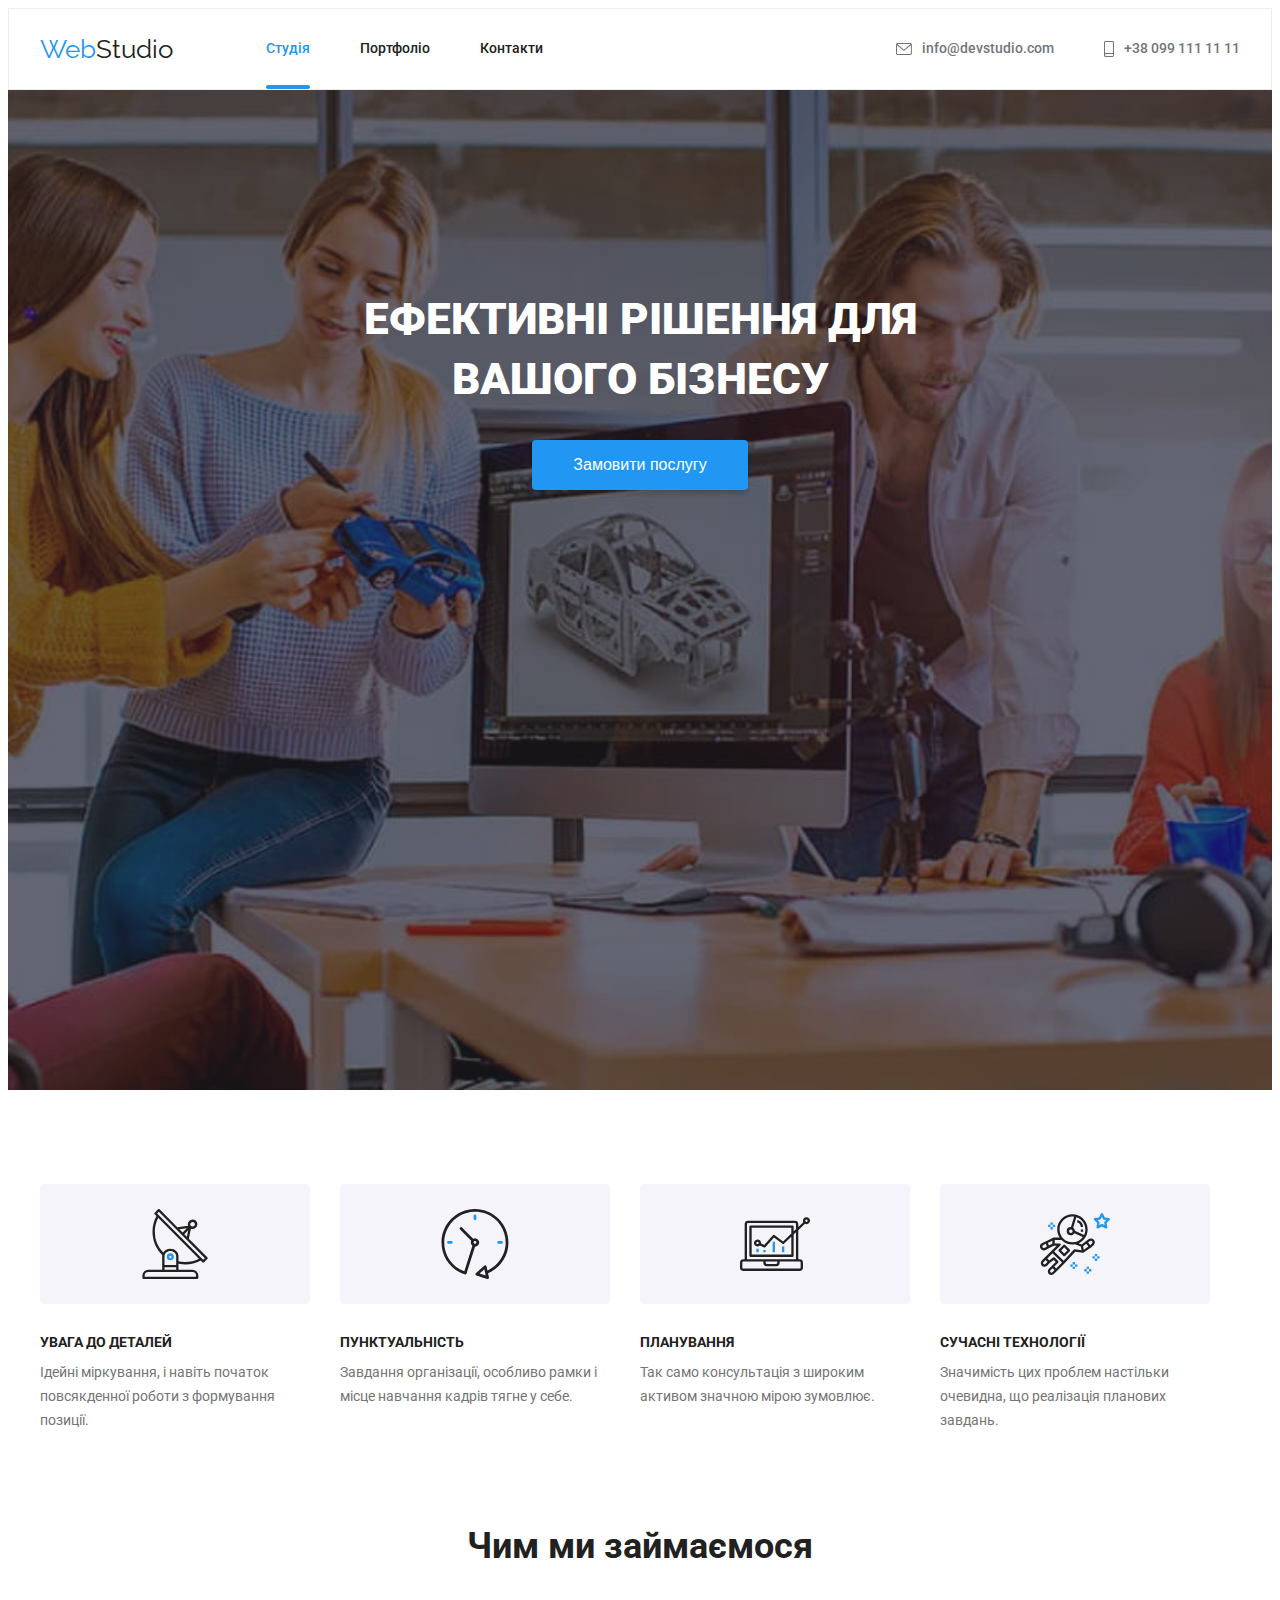
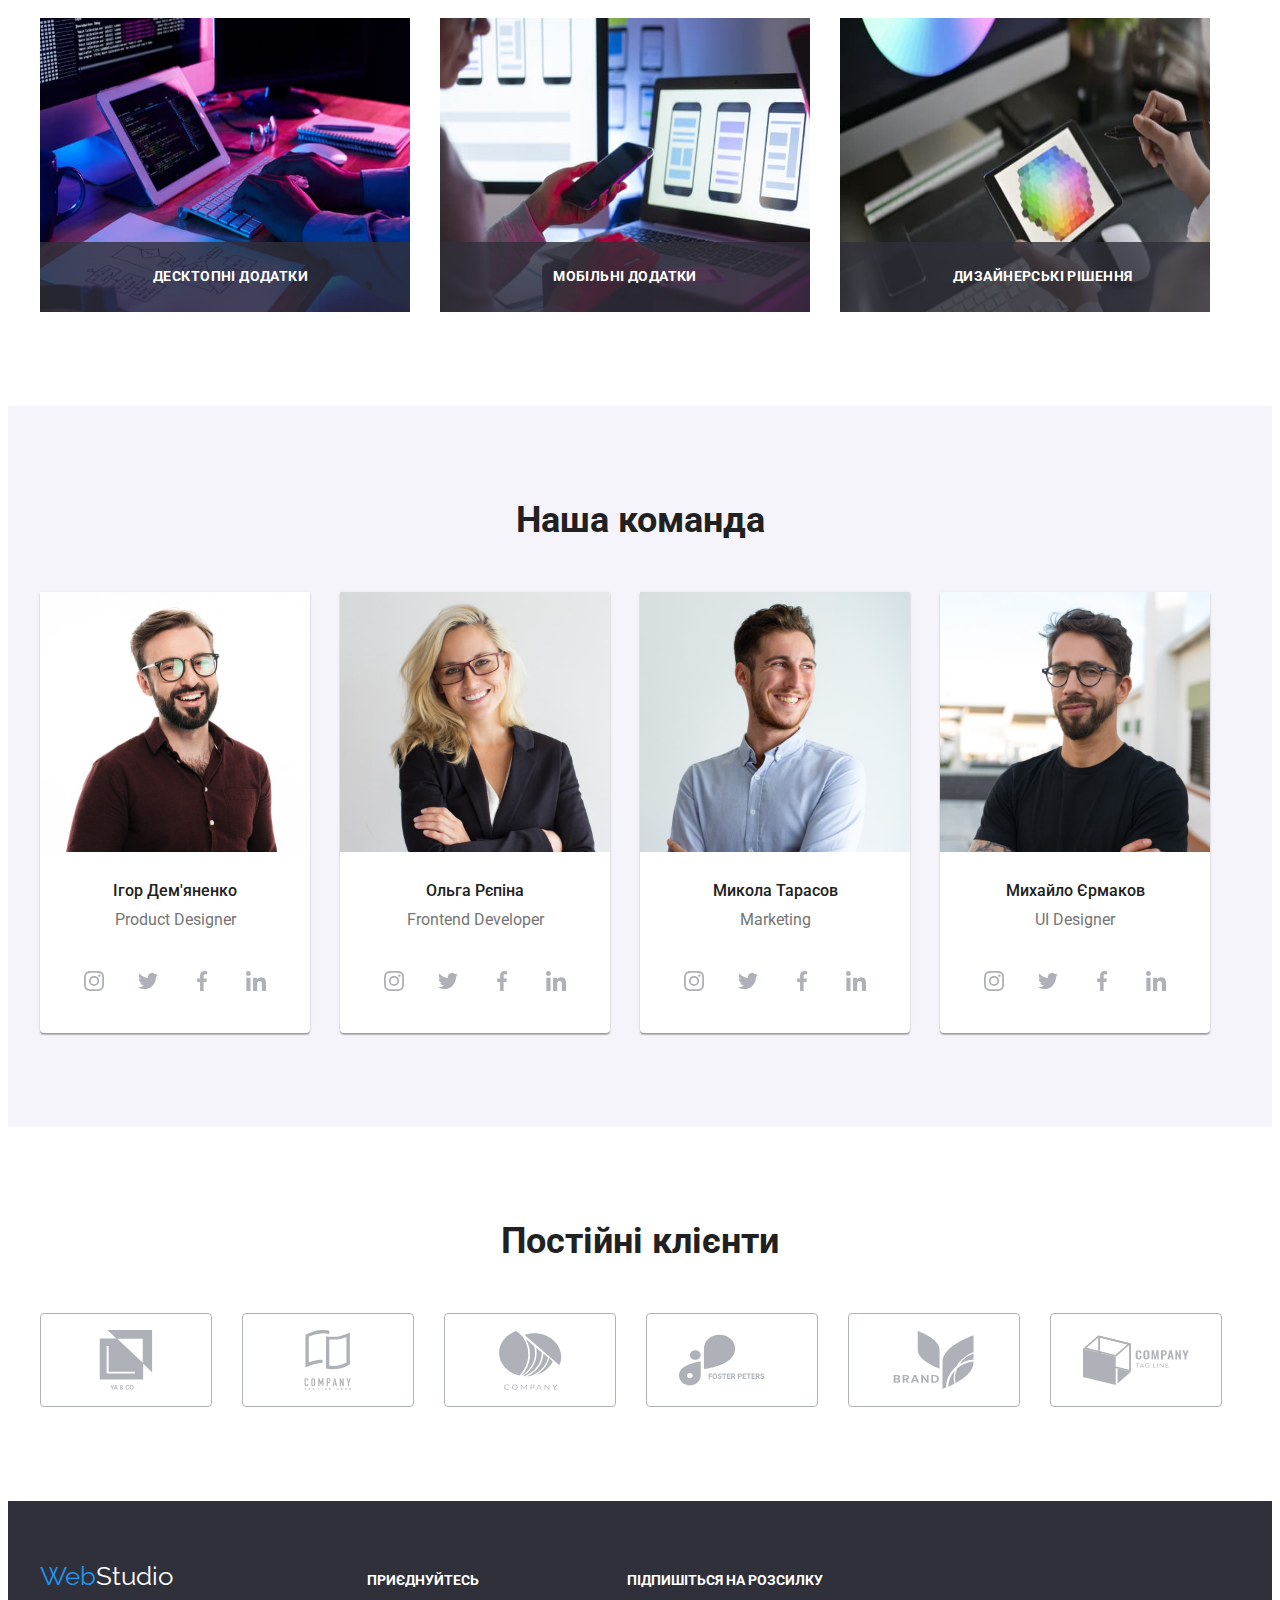
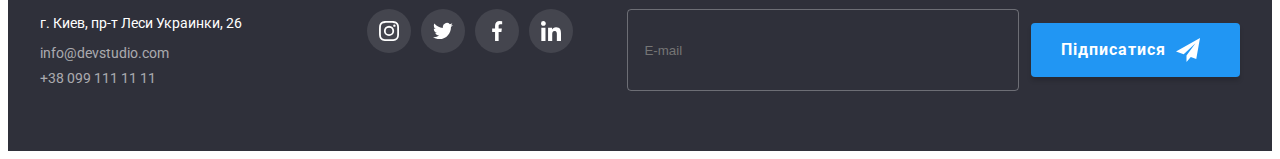
<file: index.html>
<!DOCTYPE html>
<html lang="uk">
<head>
    <meta charset="UTF-8">
    <meta http-equiv="X-UA-Compatible" content="IE=edge">
    <meta name="viewport" content="width=device-width, initial-scale=1.0">
    <link rel="stylesheet" href="https://cdnjs.cloudflare.com/ajax/libs/modern-normalize/1.1.0/modern-normalize.min.css"
        integrity="sha512-wpPYUAdjBVSE4KJnH1VR1HeZfpl1ub8YT/NKx4PuQ5NmX2tKuGu6U/JRp5y+Y8XG2tV+wKQpNHVUX03MfMFn9Q=="
        crossorigin="anonymous" referrerpolicy="no-referrer" />
    <link rel="preconnect" href="https://fonts.googleapis.com">
    <link rel="preconnect" href="https://fonts.gstatic.com" crossorigin>
    <link href="https://fonts.googleapis.com/css2?family=Raleway:wght@700&family=Roboto:wght@400;500;700;900&display=swap"
        rel="stylesheet">

    <link rel="stylesheet" href="./css/style.css">
    <title>Web Studio</title>

</head>

<body>
    <header class="page-header">
        <div class="main-nav container">
        <nav  class="header-nav"> 
            <a href="./index.html" class="logo-header">Web<span class="accent-header">Studio</span></a>
            
            <ul class="header-list list">
                <li class="item"><a href="" class="accent nav-link">Студія</a></li>
                <li class="item"><a href="./portfolio.html" class="nav-link">Портфоліо</a></li>
                <li class="item"><a href="" class="nav-link">Контакти</a></li>
            </ul>
         </nav>

        <ul class="contacts-header list">
            <li class="item icon-mail">
                <a class="contact link-mail" href="mailto:info@devstudio.com">
                        <svg class="header-icon" width="16" height="12">
                                <use href="./images/icons.svg#icon-envelope"></use>
                        </svg>
                        info@devstudio.com
                </a>
            </li>
                
            <li class="item icon-phone">
                <a class="contact link-number" href="tel:+380991111111">
                        <svg class="header-icon" width="10" height="16">
                                <use href="./images/icons.svg#icon-smartphone"></use>
                        </svg>
                        +38 099 111 11 11
                </a>
            </li>
        </ul>
        </div>

    
    </header>
    
    <main> 
    <section class="section main-section overlay">
        <div class="container">
            <h1 class="hero-title">Ефективні рішення для вашого бізнесу</h1>
            <button type="button" class="main-button" data-modal-open>Замовити послугу</button>
        </div>
    </section>

    <section class="section skills-section">
           <div class="container">
            <h2 class="visually-hidden">Skills </h2>
            <ul class="skills-list list">
                <li class="skills-item ">
                    <div class="icon-skills">
                        <svg width="70" height="70">
                            <use href="./images/icons.svg#icon-antenna"></use>
                        </svg>
                    </div>
                    <h3 class="skills-title">Увага до деталей</h3>
                    <p class="skills-text">Ідейні міркування, і навіть початок повсякденної роботи з формування позиції.</p>
                </li>
                <li class="skills-item ">
                    <div class="icon-skills">
                        <svg width="70" height="70">
                            <use href="./images/icons.svg#icon-clock"></use>
                        </svg>
                    </div>
                    <h3 class="skills-title">Пунктуальність</h3>
                    <p class="skills-text">Завдання організації, особливо рамки і місце навчання кадрів тягне у себе.</p>
                </li>
                <li class="skills-item">
                    <div class="icon-skills">
                        <svg width="70" height="70">
                            <use href="./images/icons.svg#icon-diagram"></use>
                        </svg>
                    </div>
                    <h3 class="skills-title">Планування</h3>
                    <p class="skills-text">Так само консультація з широким активом значною мірою зумовлює.</p>
                </li>
                <li class="skills-item">
                    <div class="icon-skills">
                        <svg width="70" height="70">
                            <use href="./images/icons.svg#icon-astronaut"></use>
                        </svg>
                    </div>
                    <h3 class="skills-title">Сучасні технології</h3>
                    <p class="skills-text">Значимість цих проблем настільки очевидна, що реалізація планових завдань.</p>
                </li>
            </ul>
           </div>

        
    </section>

    <section class="section work-section">
        <div class="container">
            <h2 class="sec-header">Чим ми займаємося</h2>
            <ul class="work-list list">
                <li class="work-item">
                    <div class="work-container">
                        <img src="./images/close-up-image-programer-working-his-desk-office.jpg"
                            alt="крупный план-изображение-программист-работающий-в-офисе" height="294" width="370" />
                        <div class="work-item-desc">
                            <p class="work-text">Десктопні додатки</p>
                        </div>
                    </div>
                </li>
                <li class="work-item">
                    <div class="work-container">
                        <img src="./images/web-ui-designers-are-developing-application-smartphones-team-creators-is-working-interface-mobile-phones.jpg"
                            alt="веб-дизайнеры-пользовательского-интерфейса-разрабатывают-приложения-для-смартфонов " height="294"
                            width="370" />
                        <div class="work-item-desc">
                            <p class="work-text">Мобільні додатки</p>
                        </div>
                    </div>
                </li>
                <li class="work-item">
                    <div class="work-container">
                        <img src="./images/creative-artist-web-design-with-working-colour-selection-graphic-tablet.jpg"
                            alt="веб-дизайн-художник-с-рабочим-графическим-планшетом-для-выбора-цвета" height="294" width="370" />
                        <div class="work-item-desc">
                            <p class="work-text">Дизайнерські рішення</p>
                        </div>
                    </div>
                </li>
            </ul>
        </div>
    </section>

    <section class=" section team-section">
        <div class="container">
            <h2 class="sec-header">Наша команда</h2>
            <ul class="team-list list">
                <li class="team-member">
                    <img src="./images/igor-demyanenko.jpg" alt="дизайнер-продукта" width="270" />
                    <h3 class="third-header">Ігор Дем'яненко</h3>
                    <p class="team-text">Product Designer</p>

                    <ul class="social-list list">
                        <li class="social-item"><a href="" class="social-link link">
                            <svg class="social-icon" width="20" height="20">
                                <use href="./images/icons.svg#icon-instagram"></use>
                            </svg>
                        </a>
                        </li>

                        <li class="social-item"><a href="" class="social-link link">
                            <svg class="social-icon" width="20" height="20">
                                <use href="./images/icons.svg#icon-twitter"></use>
                            </svg>
                        </a>
                        </li>
                        <li class="social-item"><a href="" class="social-link link">
                            <svg class="social-icon" width="20" height="20">
                                <use href="./images/icons.svg#icon-facebook"></use>
                            </svg>
                        </a>
                        </li>
                        <li class="social-item"><a href="" class="social-link link">
                            <svg class="social-icon" width="20" height="20">
                                <use href="./images/icons.svg#icon-linkedin"></use>
                            </svg>
                        </a>
                        </li>
                    </ul>

                </li>

                <li class="team-member">
                    <img src="./images/olga-repina.jpg" alt="фронтенд-разработчик" width="270" />
                    <h3 class="third-header">Ольга Рєпіна</h3>
                    <p class="team-text">Frontend Developer</p>

                    <ul class="social-list list">
                        <li class="social-item"><a href="" class="social-link link">
                                <svg class="social-icon" width="20" height="20">
                                    <use href="./images/icons.svg#icon-instagram"></use>
                                </svg>
                            </a>
                        </li>
                    
                        <li class="social-item"><a href="" class="social-link link">
                                <svg class="social-icon" width="20" height="20">
                                    <use href="./images/icons.svg#icon-twitter"></use>
                                </svg>
                            </a>
                        </li>
                        <li class="social-item"><a href="" class="social-link link">
                                <svg class="social-icon" width="20" height="20">
                                    <use href="./images/icons.svg#icon-facebook"></use>
                                </svg>
                            </a>
                        </li>
                        <li class="social-item"><a href="" class="social-link link">
                                <svg class="social-icon" width="20" height="20">
                                    <use href="./images/icons.svg#icon-linkedin"></use>
                                </svg>
                            </a>
                        </li>
                    </ul>
                </li>

                <li class="team-member">
                    <img src="./images/nikolai-tarasov.jpg" alt="маркетинг" width="270" />
                    <h3 class="third-header">Микола Тарасов</h3>
                    <p class="team-text">Marketing</p>

                    <ul class="social-list list">
                        <li class="social-item"><a href="" class="social-link link">
                                <svg class="social-icon" width="20" height="20">
                                    <use href="./images/icons.svg#icon-instagram"></use>
                                </svg>
                            </a>
                        </li>
                    
                        <li class="social-item"><a href="" class="social-link link">
                                <svg class="social-icon" width="20" height="20">
                                    <use href="./images/icons.svg#icon-twitter"></use>
                                </svg>
                            </a>
                        </li>
                        <li class="social-item"><a href="" class="social-link link">
                                <svg class="social-icon" width="20" height="20">
                                    <use href="./images/icons.svg#icon-facebook"></use>
                                </svg>
                            </a>
                        </li>
                        <li class="social-item"><a href="" class="social-link link">
                                <svg class="social-icon" width="20" height="20">
                                    <use href="./images/icons.svg#icon-linkedin"></use>
                                </svg>
                            </a>
                        </li>
                    </ul>
                </li>

                <li class="team-member">
                    <img src="./images/mikhail-ermakov.jpg" alt="дизайнер-пользовательского-интерфейса" width="270" />
                    <h3 class="third-header">Михайло Єрмаков</h3>
                    <p class="team-text">UI Designer</p>

                    <ul class="social-list list">
                        <li class="social-item"><a href="" class="social-link link">
                                <svg class="social-icon" width="20" height="20">
                                    <use href="./images/icons.svg#icon-instagram"></use>
                                </svg>
                            </a>
                        </li>
                    
                        <li class="social-item"><a href="" class="social-link link">
                                <svg class="social-icon" width="20" height="20">
                                    <use href="./images/icons.svg#icon-twitter"></use>
                                </svg>
                            </a>
                        </li>
                        <li class="social-item"><a href="" class="social-link link">
                                <svg class="social-icon" width="20" height="20">
                                    <use href="./images/icons.svg#icon-facebook"></use>
                                </svg>
                            </a>
                        </li>
                        <li class="social-item"><a href="" class="social-link link">
                                <svg class="social-icon" width="20" height="20">
                                    <use href="./images/icons.svg#icon-linkedin"></use>
                                </svg>
                            </a>
                        </li>
                    </ul>
                </li>
            </ul>
        </div>
    </section>

    <section class="section clients">
        <div class="container">
            <h2 class="sec-header">Постійні клієнти</h2>
            <ul class="clients-list list">
                <li class="clients-item"><a href="" class="client-link">
                    <svg class="client-icon" width="106" height="60">
                        <use href="./images/icons.svg#icon-company-one"></use>
                    </svg>
                </a></li>
                <li class="clients-item"><a href="" class="client-link">
                    <svg class="client-icon" width="106" height="60">
                        <use href="./images/icons.svg#icon-company-two"></use>
                    </svg>
                </a></li>
                <li class="clients-item"><a href="" class="client-link">
                    <svg class="client-icon" width="106" height="60">
                        <use href="./images/icons.svg#icon-company-three"></use>
                    </svg>
                </a></li>
                <li class="clients-item"><a href="" class="client-link">
                    <svg class="client-icon" width="106" height="60">
                        <use href="./images/icons.svg#icon-company-four"></use>
                    </svg>
                </a></li>
                <li class="clients-item"><a href="" class="client-link">
                    <svg class="client-icon" width="106" height="60">
                        <use href="./images/icons.svg#icon-company-five"></use>
                    </svg>

                </a></li>
                <li class="clients-item"><a href="" class="client-link">
                    <svg class="client-icon" width="106" height="60">
                        <use href="./images/icons.svg#icon-company-six"></use>
                    </svg>

                </a></li>
            </ul>
        </div>
    </section>

    <div class="backdrop is-hidden" data-modal>
        <div class="modal">
            <button class="modal-close-button" data-modal-close>
                <svg class="close-icon" width="11" height="11">
                    <use href="./images/icons.svg#icon-close"></use>
                </svg>
            </button>
        
            <h2 class="modal-header">Залиште свої дані, ми вам передзвонимо</h2>
            <form name="order_form" autocomplete="on" validate>
                <label for="username" class="">Ім'я</label>
                <div class="form-field">
                    <input type="text" name="username" id="username" class="form-input" minlength="2" pattern="[a-zA-Zа-яА-ЯїЇіІ]+" required >
                    <svg class="icon-person" width="12" height="12">
                        <use href="./images/icons.svg#icon-person"></use>
                    </svg>
                </div>
            
                <label for="phone-number">Телефон </label>
                <div class="form-field">
                    <input type="tel" name="phone-number" id="phone-number" class="form-input" pattern="[0-9]{3}-[0-9]{3}-[0-9]{2}-[0-9]{2}" title="xxx-xxx-xx-xx" required>
                    <svg class="icon-phone-modal" width="13" height="13">
                        <use href="./images/icons.svg#icon-phone-modal"></use>
                    </svg>
                </div>
            
                <label for="email">Пошта</label>
                <div class="form-field">
                    <input type="email" name="email" id="email" class="form-input" required>
                    <svg class="icon-envelope-modal" width="15" height="12">
                        <use href="./images/icons.svg#icon-envelope-modal"></use>
                    </svg>
                </div>

                <label for="feedback">Коментар</label>
                <textarea name="feedback" id="feedback" rows="5" placeholder="Введіть текст" class="feedback"></textarea>

                <div class="terms">
                    <label for="terms" class="label-terms">
                        <input type="checkbox" name="terms" id="terms" class="checkbox" required>
                        <span class="check-empty"></span>
                        <svg class="icon-checkbox" width="15" height="15">
                            <use href="./images/icons.svg#icon-checkbox"></use>
                        </svg>
                        Погоджуюся з розсилкою та приймаю
                        <a href="" class="terms-link">Умови договору</a> 
                    </label>
                </div>
               
                <div class="btn-submit">
                <button type="submit" class="modal-btn button">Відправити</button>
                </div>
            </form>

            
            
            
        </div>

    </div>

    </main>

    <footer class="footer">
    <div class="container footer-flex">
        <div class="footer-adress">
            <a href="./index.html" class="logo-footer">Web<span class="white-span">Studio</span></a>
            
            <address class="address">
                    <ul class="contacts list">
                        <li class="footer-item"><a class="link-address" href="https://goo.gl/maps/LzQ1119umcAYYYz89" target="_blank"
                                rel="noopener noreferrer nofollow">г. Киев, пр-т Леси
                                Украинки, 26</a></li>
                
                        <li class="footer-item"><a class="link-mail" href="mailto:info@devstudio.com">info@devstudio.com</a></li>
                        <li class="footer-item"><a class="link-number" href="tel:+380991111111">+38 099 111 11 11</a></li>
                    </ul>
            </address>
        </div>
            
        <div class="social-links-footer">
            <span class="social-title">приєднуйтесь</span>
            <ul class="social-list list">
                <li class="social-item"><a href="" class="social-link-footer link">
                        <svg class="social-icon" width="20" height="20">
                            <use href="./images/icons.svg#icon-instagram"></use>
                        </svg>
                    </a>
                </li>
        
                <li class="social-item"><a href="" class="social-link-footer link">
                        <svg class="social-icon" width="20" height="20">
                            <use href="./images/icons.svg#icon-twitter"></use>
                        </svg>
                    </a>
                </li>
                <li class="social-item"><a href="" class="social-link-footer link">
                        <svg class="social-icon" width="20" height="20">
                            <use href="./images/icons.svg#icon-facebook"></use>
                        </svg>
                    </a>
                </li>
                <li class="social-item"><a href="" class="social-link-footer link">
                        <svg class="social-icon" width="20" height="20">
                            <use href="./images/icons.svg#icon-linkedin"></use>
                        </svg>
                    </a>
                </li>
            </ul>
        </div>

        <form name="subscription_form" autocomplete="on" validate>
        <div class="subscription">
            <span class="social-title">Підпишіться на розсилку</span>
            <div class="subscription-flex">
                <input type="email" name="user_email" placeholder="E-mail" class="subscription-email">
                <button type="submit" class="button send-btn">Підписатися
                    <svg class="send-icon" width="24" height="24">
                        <use href="./images/icons.svg#icon-send"></use>
                    </svg>
                </button>
            </div>
        </div>
        </form>
    </div>

       
    </footer>

    
<script src="./js/modal.js"></script>
</body>






</html>
</file>
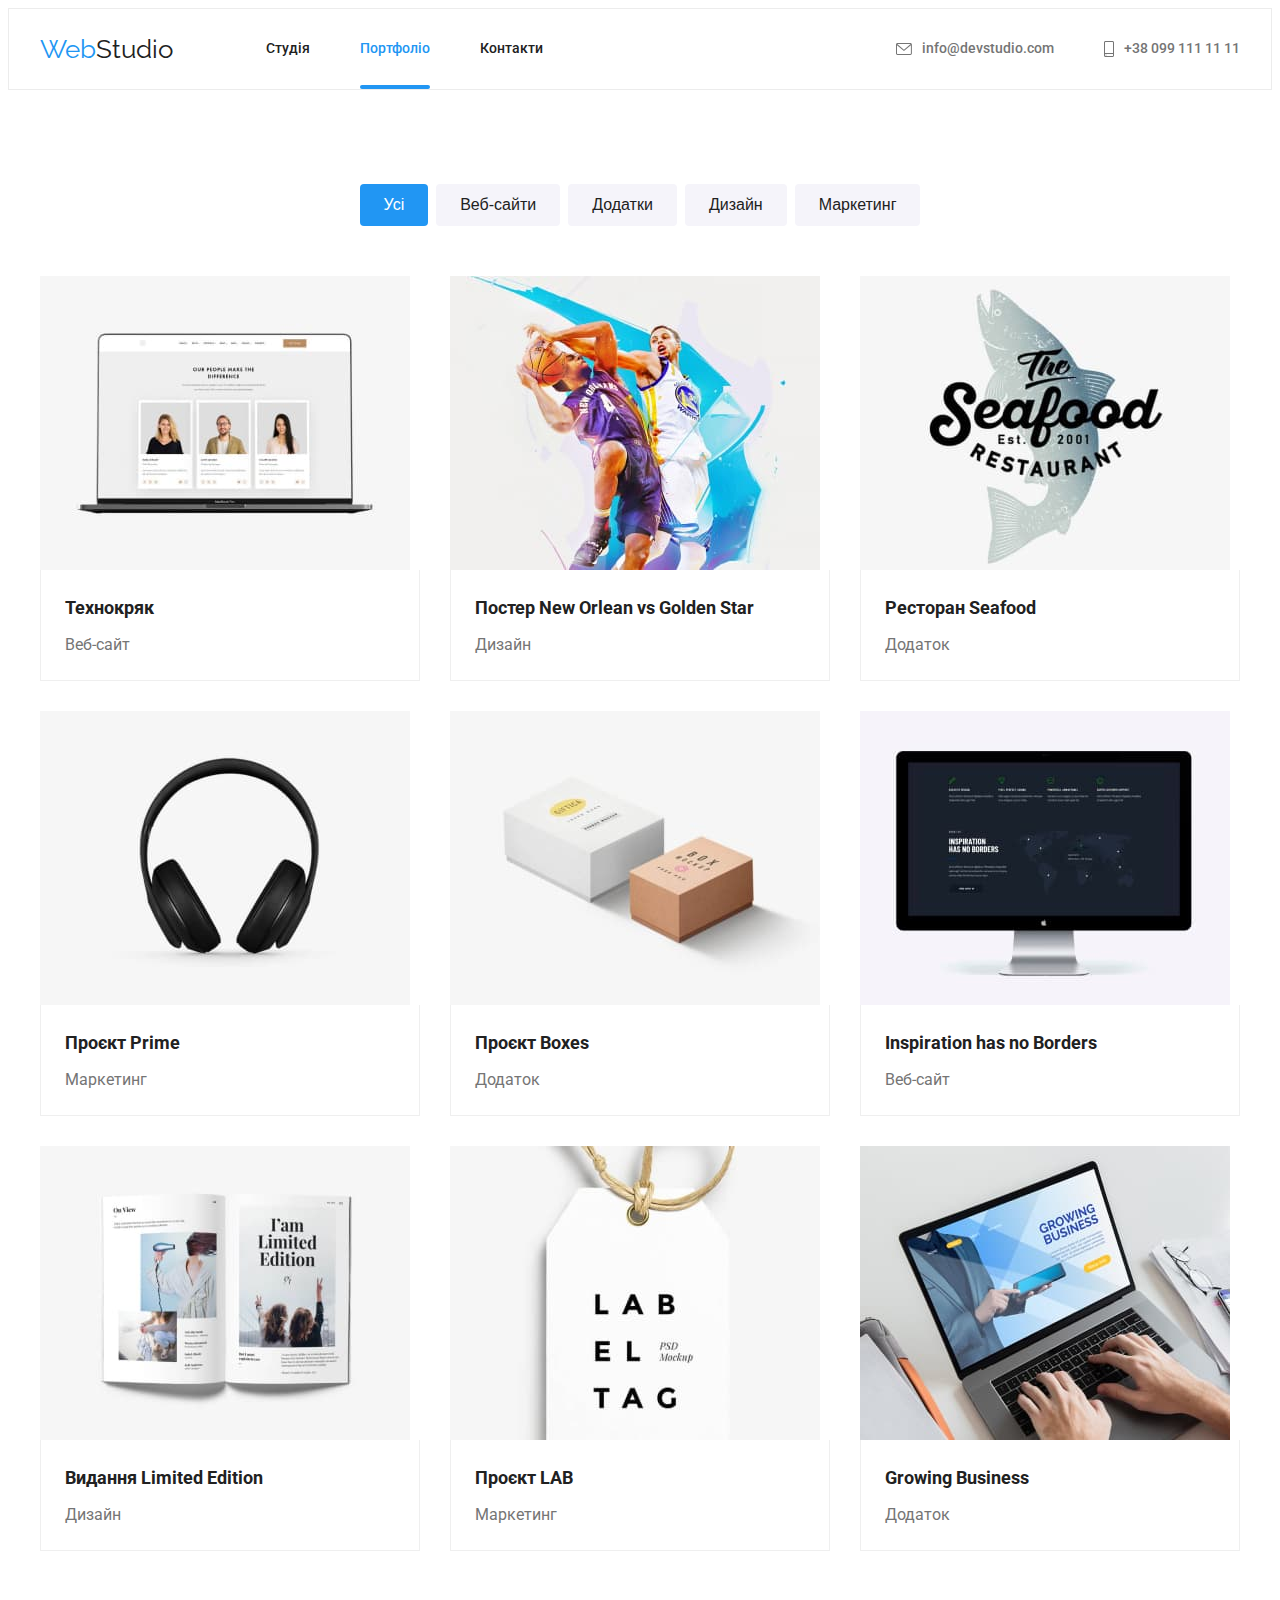
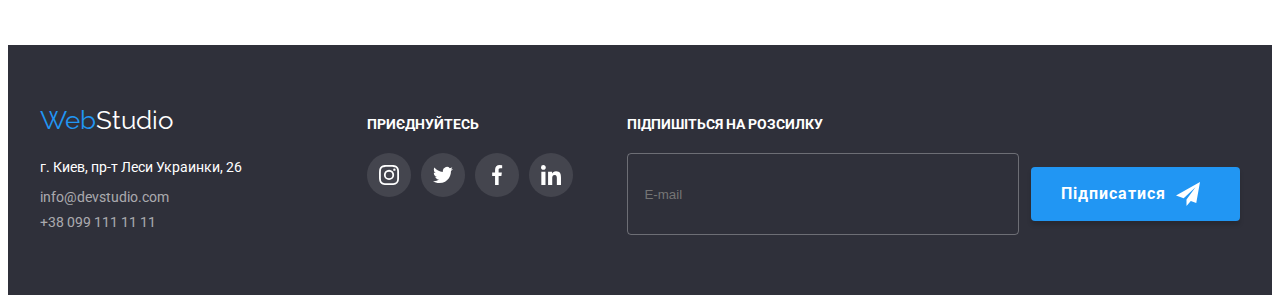
<file: portfolio.html>
<!DOCTYPE html>
<html lang="uk">

<head>
    <meta charset="UTF-8">
    <meta http-equiv="X-UA-Compatible" content="IE=edge">
    <meta name="viewport" content="width=device-width, initial-scale=1.0">
    <link rel="stylesheet" href="https://cdnjs.cloudflare.com/ajax/libs/modern-normalize/1.1.0/modern-normalize.min.css"
        integrity="sha512-wpPYUAdjBVSE4KJnH1VR1HeZfpl1ub8YT/NKx4PuQ5NmX2tKuGu6U/JRp5y+Y8XG2tV+wKQpNHVUX03MfMFn9Q=="
        crossorigin="anonymous" referrerpolicy="no-referrer" />
    <link rel="preconnect" href="https://fonts.googleapis.com">
    <link rel="preconnect" href="https://fonts.gstatic.com" crossorigin>
    <link
        href="https://fonts.googleapis.com/css2?family=Raleway:wght@700&family=Roboto:wght@400;500;700;900&display=swap"
        rel="stylesheet">

    <link rel="stylesheet" href="./css/style.css">
    <title>Portfolio</title>

</head>

<body>

    <header class="page-header">
        <div class="main-nav container">
            <nav class="header-nav">
                <a href="./index.html" class="logo-header">Web<span class="accent-header">Studio</span></a>
    
                <ul class="header-list list">
                    <li class="item"><a href="./index.html" class=" nav-link">Студія</a></li>
                    <li class="item"><a href="" class="accent nav-link">Портфоліо</a></li>
                    <li class="item"><a href="" class="nav-link">Контакти</a></li>
                </ul>
            </nav>
    
            <ul class="contacts-header list">
                <li class="item icon-mail">
                    <a class="contact link-mail" href="mailto:info@devstudio.com">
                        <svg class="header-icon" width="16" height="12">
                            <use href="./images/icons.svg#icon-envelope"></use>
                        </svg>
                        info@devstudio.com
                    </a>
                </li>
    
                <li class="item icon-phone">
                    <a class="contact link-number" href="tel:+380991111111">
                        <svg class="header-icon" width="10" height="16">
                            <use href="./images/icons.svg#icon-smartphone"></use>
                        </svg>
                        +38 099 111 11 11
                    </a>
                </li>
            </ul>
        </div>
    
    
    </header>

    <main>
        <section class="section portfolio">
            <div class="container">
                <h1 class="visually-hidden">Портфоліо</h1>
                <ul class="button-list list">
                    <li class="button-item">
                        <button type="button" class="button active">Усі</button>
                
                    </li>
                    <li class="button-item">
                        <button type="button" class="button">Веб-сайти</button>
                
                    </li>
                    <li class="button-item">
                        <button type="button" class="button">Додатки</button>
                
                    </li>
                    <li class="button-item">
                        <button type="button" class="button">Дизайн</button>
                
                    </li>
                    <li class="button-item">
                        <button type="button" class="button">Маркетинг</button>
                
                    </li>
                </ul>
                
                <ul class="contain-list list">
                    <li class="contain-item">
                        <a href="" class="contain-link link">
                            <div class="contain-img">
                                <img src="./images/laptop-open-website.jpg" alt="ноутбук-відкритий-сайт-компанії" width="370"
                                height="294">

                                <div class="contain-overlay">
                                    <p class="overlay-text">Ресурс пропонує комплексні пропозиції з різним рівнем функціоналу та сервісів. Все це
                                        дозволить відвідувачу отримати вичерпні відомості про компанію чи приватну особу.</p>
                                </div>

                            </div>
                            
                            

                            <div class="content">
                                <h2 class="contain-header"> Технокряк</h2>
                                <p class="contain-text">Веб-сайт</p>
                            </div>
                        </a>
                    </li>
                    <li class="contain-item">
                        <a href="" class="contain-link link">
                            <div class="contain-img">
                                <img src="./images/poster-neworleans-vs-goldenstate.jpg" alt="постер-команди-нба" width="370" height="294">

                                <div class="contain-overlay">
                                    <p class="overlay-text">Ресурс пропонує комплексні пропозиції з різним рівнем функціоналу та сервісів. Все це
                                        дозволить відвідувачу отримати вичерпні відомості про компанію чи приватну особу.</p>
                                </div>
                            </div>

                            <div class="content">
                                <h2 class="contain-header">Постер New Orlean vs Golden Star</h2>
                                <p class="contain-text">Дизайн</p>
                            </div>
                        </a>
                    </li>
                    <li class="contain-item">
                        <a href="" class="contain-link link">
                            <div class="contain-img">
                                <img src="./images/restaurant-seafood-logo.jpg" alt="логотип-ресторану" width="370" height="294">

                                <div class="contain-overlay">
                                    <p class="overlay-text">Ресурс пропонує комплексні пропозиції з різним рівнем функціоналу та сервісів. Все це
                                        дозволить відвідувачу отримати вичерпні відомості про компанію чи приватну особу.</p>
                                </div>
                            </div>

                            <div class="content">
                                <h2 class="contain-header">Ресторан Seafood</h2>
                                <p class="contain-text">Додаток</p>
                            </div>
                        </a>
                    </li>
                    <li class="contain-item">
                        <a href="" class="contain-link link">
                            <div class="contain-img">
                                <img src="./images/headphones.jpg" alt="навушники" width="370" height="294">
                               
                                <div class="contain-overlay">
                                    <p class="overlay-text">Ресурс пропонує комплексні пропозиції з різним рівнем функціоналу та сервісів. Все це
                                        дозволить відвідувачу отримати вичерпні відомості про компанію чи приватну особу.</p>
                                </div>
                            </div>

                            <div class="content">
                                <h2 class="contain-header">Проєкт Prime</h2>
                                <p class="contain-text">Маркетинг</p>
                            </div>
                        </a>
                    </li>
                    <li class="contain-item">
                        <a href="" class="contain-link link">
                            <div class="contain-img">
                                <img src="./images/two-boxes.jpg" alt="дві-коробки-проєкт" width="370" height="294">

                                <div class="contain-overlay">
                                    <p class="overlay-text">Ресурс пропонує комплексні пропозиції з різним рівнем функціоналу та сервісів. Все це
                                        дозволить відвідувачу отримати вичерпні відомості про компанію чи приватну особу.</p>
                                </div>
                            </div>

                            <div class="content">
                                <h2 class="contain-header">Проєкт Boxes</h2>
                                <p class="contain-text">Додаток</p>
                            </div>
                        </a>
                    </li>
                    <li class="contain-item">
                        <a href="" class="contain-link link">
                            <div class="contain-img">
                                <img src="./images/computer-screen-website.jpg" alt="екран-компьютера-вебсайт" width="370" height="294">

                                <div class="contain-overlay">
                                    <p class="overlay-text">Ресурс пропонує комплексні пропозиції з різним рівнем функціоналу та сервісів. Все це
                                        дозволить відвідувачу отримати вичерпні відомості про компанію чи приватну особу.</p>
                                </div>
                            </div>

                            <div class="content">
                                <h2 class="contain-header">Inspiration has no Borders</h2>
                                <p class="contain-text">Веб-сайт</p>
                            </div>
                        </a>
                    </li>
                    <li class="contain-item">
                        <a href="" class="contain-link link">
                            <div class="contain-img">
                                <img src="./images/book-page-open.jpg" alt="відкрита-книга-дизайн" width="370" height="294">

                                <div class="contain-overlay">
                                    <p class="overlay-text">Ресурс пропонує комплексні пропозиції з різним рівнем функціоналу та сервісів. Все це
                                        дозволить відвідувачу отримати вичерпні відомості про компанію чи приватну особу.</p>
                                </div>
                            </div>

                            <div class="content">
                                <h2 class="contain-header">Видання Limited Edition</h2>
                                <p class="contain-text">Дизайн</p>
                            </div>
                        </a>
                    </li>
                    <li class="contain-item">
                        <a href="" class="contain-link link">
                            <div class="contain-img">
                                <img src="./images/label-tag.jpg" alt="проєкт-лаб" width="370" height="294">

                                <div class="contain-overlay">
                                    <p class="overlay-text">Ресурс пропонує комплексні пропозиції з різним рівнем функціоналу та сервісів. Все це
                                        дозволить відвідувачу отримати вичерпні відомості про компанію чи приватну особу.</p>
                                </div>
                            </div>

                            <div class="content">
                                <h2 class="contain-header">Проєкт LAB</h2>
                                <p class="contain-text">Маркетинг</p>
                            </div>
                        </a>
                    </li>
                    <li class="contain-item">
                        <a href="" class="contain-link link">
                            <div class="contain-img">
                                <img src="./images/laptop-aplication-growing-business.jpg" alt="додаток-зростання-бізнесу" width="370"
                                height="294">

                                <div class="contain-overlay">
                                    <p class="overlay-text">Ресурс пропонує комплексні пропозиції з різним рівнем функціоналу та сервісів. Все це
                                        дозволить відвідувачу отримати вичерпні відомості про компанію чи приватну особу.</p>
                                </div>
                            </div>

                            <div class="content">
                                <h2 class="contain-header">Growing Business</h2>
                                <p class="contain-text">Додаток</p>
                            </div>
                        </a>
                    </li>
                </ul>
            </div>
        </section>
        
        
    </main>

    <footer class="footer">
        <div class="container footer-flex">
            <div class="footer-adress">
                <a href="./index.html" class="logo-footer">Web<span class="white-span">Studio</span></a>
    
                <address class="address">
                    <ul class="contacts list">
                        <li class="footer-item"><a class="link-address" href="https://goo.gl/maps/LzQ1119umcAYYYz89"
                                target="_blank" rel="noopener noreferrer nofollow">г. Киев, пр-т Леси
                                Украинки, 26</a></li>
    
                        <li class="footer-item"><a class="link-mail" href="mailto:info@devstudio.com">info@devstudio.com</a>
                        </li>
                        <li class="footer-item"><a class="link-number" href="tel:+380991111111">+38 099 111 11 11</a></li>
                    </ul>
                </address>
            </div>
    
            <div class="social-links-footer">
                <span class="social-title">приєднуйтесь</span>
                <ul class="social-list list">
                    <li class="social-item"><a href="" class="social-link-footer link">
                            <svg class="social-icon" width="20" height="20">
                                <use href="./images/icons.svg#icon-instagram"></use>
                            </svg>
                        </a>
                    </li>
    
                    <li class="social-item"><a href="" class="social-link-footer link">
                            <svg class="social-icon" width="20" height="20">
                                <use href="./images/icons.svg#icon-twitter"></use>
                            </svg>
                        </a>
                    </li>
                    <li class="social-item"><a href="" class="social-link-footer link">
                            <svg class="social-icon" width="20" height="20">
                                <use href="./images/icons.svg#icon-facebook"></use>
                            </svg>
                        </a>
                    </li>
                    <li class="social-item"><a href="" class="social-link-footer link">
                            <svg class="social-icon" width="20" height="20">
                                <use href="./images/icons.svg#icon-linkedin"></use>
                            </svg>
                        </a>
                    </li>
                </ul>
            </div>

        <form name="subscription_form" autocomplete="on" validate>
            <div class="subscription">
                <span class="social-title">Підпишіться на розсилку</span>
                <div class="subscription-flex">
                    <input type="email" name="user_email" placeholder="E-mail" class="subscription-email">
                    <button type="submit" class="button send-btn">Підписатися
                        <svg class="send-icon" width="24" height="24">
                            <use href="./images/icons.svg#icon-send"></use>
                        </svg>
                    </button>
                </div>
            </div>
        </form>
        </div>
    </footer>
</body>




</html>
</file>
<file: css/style.css>
:root{
    --main-light-color:#FFF;
    --main-dark-color:#212121;
    --main-background-color:#2F303A;
    --sec-background-color:#F5F4FA;

    --primary-text-color: #757575;
    --accent-color: #2196F3;

    --timing-function: cubic-bezier(0.4, 0, 0.2, 1);

}

                    /*Global styles body*/

body {
    color: var(--primary-text-color);

    font-family: 'Roboto', sans-serif;
    font-size: 14px;

}

img {
    display: block;
}

h1,
h2,
h3,
h4,
h5,
h6,
p {
    margin: 0;
}

.list {
    padding: 0;
    margin: 0;
    list-style: none;

}

.visually-hidden {
    position: absolute;
    width: 1px;
    height: 1px;
    margin: -1px;
    border: 0;
    padding: 0;
    white-space: nowrap;
    clip-path: inset(100%);
    clip: rect(0 0 0 0);
    overflow: hidden;
}

.container {
    margin-left: auto;
    margin-right: auto;
    width: 1200px;
    padding-left: 15px;
    padding-right: 15px;
}

.section {
    padding: 94px 0;
}


                        /* Header*/
.page-header {
    background-color: var(--main-light-color);
    border: 1px solid #ECECEC;
}

.main-nav {
    display: flex;
    align-items: center;
}

.header-nav {
    display: flex;
    align-items: center;
}

.accent-header {
    color: var(--main-dark-color);
}

.logo-header {
    text-decoration: none;
    font-family: 'Raleway', sans-serif;
    font-size: 26px;
    line-height: 1.19;
    color: var(--accent-color);
}

.header-list {
    display: flex;
    margin-left: 93px;
}

.header-list .item:not(:last-child) {
    margin-right: 50px;
}

.nav-link{
    position: relative;

    display: block;
    padding-top: 32px;
    padding-bottom: 32px;

    text-decoration: none;
    font-weight: 500;
    font-size: 14px;
    line-height: 1.14;

    color: var(--main-dark-color);
    text-transform: capitalize;

    transition: color 250ms var(--timing-function);
    
}

.nav-link.accent::after {
    content: "";

    position: absolute;
    bottom: 0;
    left: 0;

    display: block;
    width: 100%;
    height: 4px;
    background: var(--accent-color);
    border-radius: 2px;
    
}

.nav-link:hover,
.nav-link:focus,
.link-mail:hover,
.link-mail:focus,
.link-number:hover,
.link-number:focus,
.item .contact:hover,
.item .contact:focus,
.accent{
    color: var(--accent-color);
}

.contacts-header {
    display: flex;
    margin-left: auto;

    list-style: none;
    font-weight: 500;
    font-size: 14px;
    line-height: 1.14;

    color:var(--primary-text-color);

}

.header-icon {
    margin-right: 10px;
}

.contacts-header .item+.item {
    margin-left: 50px; 
}

.item .contact {
color: var(--primary-text-color);
display: flex;
align-items: center;

transition: color 250ms var(--timing-function);
}

.header-icon {
    fill: currentColor;
}


                        /*First section*/
.main-section{
    background-color: var(--main-background-color);
    text-align: center;
    padding: 200px 0;
}

.overlay {
    max-width: 1600px;
    min-height: 600px;
    margin-left: auto;
    margin-right: auto;
    background-image: linear-gradient(
    to right,
    rgba(47, 48, 58, 0.4) ,rgba(47, 48, 58, 0.4)),
    url(../images/hero-img.jpg);
    background-size: cover;
    background-position: center;
    background-repeat: no-repeat;
}

.hero-title{
    margin-top: 0;
    margin-bottom: 30px;
    margin-left: auto;
    margin-right: auto;

    width: 696px;
    font-weight: 900;
    font-size: 44px;
    line-height: 1.36;
    text-transform: uppercase;

    color:var(--main-light-color);
}

.main-button{
    font-size: 16px;
    font-weight: 500;
    line-height:1.875;
    align-items: center;
    text-align: center;
    cursor: pointer;
    color: var(--main-light-color);
    background: var(--accent-color);
    box-shadow: 0px 4px 4px rgba(0, 0, 0, 0.15);
    border-radius: 4px;
    border-color: transparent;

    min-width: 216px;
    min-height: 50px;

    transition: background-color 250ms var(--timing-function);
}
.main-button:hover,
.main-button:focus{
    background: #188CE8;
}


                            /*Skills*/
.skills-list {
    display: flex;
    flex-wrap: wrap;
}

.skills-item {
    width: 270px;
    list-style: none;
    background: var(--main-light-color);
}

.skills-item:not(:last-of-type){
    margin-right: 30px;
}

.icon-skills {
    background-color: var(--sec-background-color);
    margin-bottom: 30px;
    border-radius: 4px;

    height: 120px;
    display: flex;
    align-items: center;
    justify-content: center;
}

.skills-title {
    margin-bottom: 10px;
    font-weight: 700;
    font-size: 14px;
    text-transform: uppercase;
    color: var(--main-dark-color);
}
.skills-text {
    line-height: 1.72;
}


                            /*Work*/
.sec-header{
    text-align: center;
    margin-bottom: 50px;

    font-weight: 700;
    font-size: 36px;
    line-height: 1.16;

    color: var(--main-dark-color);
}
.work-list{
    display: flex;
    list-style: none;
}

.work-item:not(:last-child) {
    margin-right: 30px;

}

.work-section {
    padding-top: 0;
}

.work-container {
    position: relative;
}

.work-item-desc {
    position: absolute;
    bottom:0;
    left:0;
    width: 370px;
    background: rgba(47, 48, 58, 0.8);
}

.work-text {
    padding: 27px 113px;
    color: var(--main-light-color);
    font-weight: 700;
    line-height: 1.14;
    text-align: center;
    letter-spacing: 0.03em;
    text-transform: uppercase;
    white-space: nowrap;

}

                            /*Team*/
.team-section {
    background:var(--sec-background-color);

}

.third-header {
    padding-top: 30px;
    margin-bottom: 10px;
    font-weight: 500;
    font-size: 16px;
    line-height: 1.18;

    color: var(--main-dark-color);
}

.team-list {
    display: flex;
    list-style: none;
}

.team-member {
    text-align: center;
    background: #FFFFFF;
    box-shadow: 0px 1px 3px rgba(0, 0, 0, 0.12), 0px 1px 1px rgba(0, 0, 0, 0.14), 0px 2px 1px rgba(0, 0, 0, 0.2);
    border-radius: 0px 0px 4px 4px;
}

.team-member:not(:last-child) {
    margin-right: 30px;
}
.team-text {
    padding-bottom: 30px;

    font-size: 16px;
    line-height: 1.18;
}

.social-list {
    display: flex;
    justify-content: center;
}

.social-item {
    margin-bottom: 30px;
}

.social-link {
    display: flex;
    justify-content: center;
    align-items: center;

    color: #AFB1B8;
    border-radius: 50%;
    width: 44px;
    height: 44px;

    transition: background-color 250ms var(--timing-function), color 250ms var(--timing-function) ;
}

.social-link:hover,
.social-link:focus {
    color:var(--main-light-color);
    background-color:var(--accent-color) ;
}

.social-icon {
    fill: currentColor;
}

.social-item:not(:last-child) {
    margin-right: 10px;
}

                            /* Clients */


.clients-list {
    display: flex;
    
}

.clients-item {
    display: flex;
    align-items: center;
    justify-content: center;
    
}

.clients-item:not(:last-child) {
    margin-right: 30px;
}

.client-icon {
    fill: currentColor;
}

.client-link {
    color:#AFB1B8;
    border: 1px solid #AFB1B8;
    border-radius: 4px;
    display: flex;
    justify-content: center;
    align-items: center;
    height: 92px;
    width: 170px;

    transition: color 250ms var(--timing-function), border-color 250ms var(--timing-function);
}

.client-link:hover,
.client-link:focus {
    color: var(--accent-color);
    border-color: var(--accent-color);
}

                            /*Footer*/
.footer{
    background:var(--main-background-color);
    padding: 60px 0;
}

.logo-footer {
    margin-bottom: 20px;
    display: block;
    
    text-decoration: none;
    font-family: 'Raleway', sans-serif;
    font-size: 26px;
    line-height: 1.19;
    color: var(--accent-color);
}
.white-span{
    color: var(--main-light-color);
}

.footer-adress {
    margin-right: 70px;
}

.address{
    font-style: normal;
}

.footer-item:not(:last-child) {
    margin-bottom: 9px;
}

.link-number,
.link-mail {
    text-decoration: none;
    color: rgba(255, 255, 255, 0.6);

    transition: color 250ms var(--timing-function);
}
.link-address{
    text-decoration: none;
    font-size: 14px;
    line-height: 1.71;
    color:var(--main-light-color);
}

.social-links {
    display: flex;
}

.social-title {
    display: block;
    margin-bottom: 20px;

    color: var(--main-light-color);

    text-transform: uppercase;
    line-height: 1.14;
    font-weight: 700;
}

.footer-flex {
    display: flex;
    justify-content: space-between;
    align-items: baseline;
}


.social-link-footer {
    display: flex;
    justify-content: center;
    align-items: center;

    color:var(--main-light-color);
    background-color: rgba(255, 255, 255, 0.1);;
    border-radius: 50%;
    width: 44px;
    height: 44px;

    transition: background-color 250ms var(--timing-function);
}

.social-link-footer:hover,
.social-link-footer:focus {
    background-color: var(--accent-color);
}


.subscription .subscription-email {
    margin-right: 12px;
    padding: 15px 16px;

    color: var(--main-light-color);
    border: 1px solid rgba(255, 255, 255, 0.3);
    border-radius: 4px;
    background-color: transparent;
    width: 358px;
    height: 50px;
    transition: outline-color 250ms var(--timing-function);
}

.subscription-email:focus {
    outline-color: var(--accent-color);

}


.subscription-flex .send-btn {
    display: flex;
    align-items: center;
    padding: 10px 10px 10px 28px;
    background: var(--accent-color);
    box-shadow: 0px 4px 4px rgba(0, 0, 0, 0.15);
    border-radius: 4px;
    color: var(--main-light-color);
    transition: background-color 250ms var(--timing-function);

    font-family: 'Roboto';
    font-weight: 700;
    font-size: 16px;
    line-height: 1.88;
    text-align: center;
    letter-spacing: 0.06em;
}

.subscription-flex .send-btn:hover,
.subscription-flex.send-btn:focus {
    background: #188CE8;
}

.subscription-flex {
    display: flex;
    align-items: center;
}

.send-icon {
    fill: currentColor;
    margin-left: 10px;
    margin-right: 28px;
}


                        /* Backdrop */
.backdrop {
    position: fixed;
    top: 0;
    left: 0;
    width: 100%;
    height: 100%;
    background-color: rgba(0, 0, 0, 0.2);

    opacity: 1;

    transition: opacity 250ms var(--timing-function), visiability 250ms var(--timing-function);
}

.backdrop.is-hidden {
    opacity: 0;
    pointer-events: none;
    visibility: hidden;
}

.modal {
    position: absolute;
    top: 50%;
    left: 50%;
    display: flex;
    flex-direction: column;

    width: 528px;
    background: var(--main-light-color);
    box-shadow: 0px 1px 3px rgba(0, 0, 0, 0.12), 0px 1px 1px rgba(0, 0, 0, 0.14), 0px 2px 1px rgba(0, 0, 0, 0.2);
    border-radius: 4px;
    padding: 40px;

    transform: translate(-50%, -50%);
    transition: transform 250ms var(--timing-function);

}

.backdrop.is-hidden .modal {
    transform: translate(-50%, -50%) scale(1);
}

.modal-close-button {
    position: absolute;
    top: 8px;
    right: 8px;
    display: flex;
    align-items: center;
    justify-content: center;
    background: transparent;
    border: 1px solid rgba(0, 0, 0, 0.1);
    width: 30px;
    height: 30px;
    border-radius: 50%;
    cursor: pointer;
    padding: 0;
}

.close-icon {
    fill: currentColor;
    transition: color 250ms var(--timing-function);
}

.modal-close-button:hover > .close-icon,
.modal-close-button:focus > .close-icon {
    color: var(--accent-color);
}

.btn-container {
    margin-right: 8px;
    margin-left: auto;
    margin-top: 8px;
}

.modal-header {
    margin-bottom: 12px;
    font-family: 'Roboto';
    font-weight: 700;
    font-size: 20px;
    line-height: 1.15;
    text-align: center;
    letter-spacing: 0.03em;

    color:var(--main-dark-color);
}


label {
    display: block;
    margin-bottom: 4px;

    font-size: 12px;
    line-height: 1.16;
    letter-spacing: 0.01em;
}

.form-input {
    width: 100%;
    height: 40px;
    padding-left: 42px;

    border: 1px solid rgba(33, 33, 33, 0.2);
    border-radius: 4px;

    transition: outline-color 250ms var(--timing-function);
}

form .modal-btn {
    color: var(--main-light-color);
    font-weight: 700;
    font-size: 16px;
    line-height: 1.88;
    text-align: center;
    letter-spacing: 0.06em;

    box-shadow: 0px 4px 4px rgba(0, 0, 0, 0.15);
    border-radius: 4px;
    width: 200px;
    padding: 10px 52px;
    background: var(--accent-color);

    transition: background-color 250ms var(--timing-function);
}

.btn-submit {
    display: flex;
    justify-content: center;
}

form .modal-btn:focus, 
form .modal-btn:hover {
    background: #188CE8;
}

textarea {
    display: block;
    resize: none;
    border: 1px solid rgba(33, 33, 33, 0.2);
    border-radius: 4px;
    font-family: inherit;
    font-size: inherit;
    width: 100%;
    height: 120px;

    transition: outline-color 250ms var(--timing-function);
}

.form-input:focus + .icon-person, 
.form-input:focus + .icon-phone-modal,
.form-input:focus + .icon-envelope-modal {
    fill: var(--accent-color);
}

.form-input:focus {
    outline-color: var(--accent-color);
}


.form-field{
    position: relative;
    margin-bottom: 10px;
}

.icon-person {
    display: inline-block;
    position: absolute;
    top: 50%;
    left: 15px;
    transform: translateY(-50%);
    transition: fill 250ms var(--timing-function);
}

.icon-phone-modal {
    display: inline-block;
    position: absolute;
    top: 50%;
    left: 15px;
    transform: translateY(-50%);
    transition: fill 250ms var(--timing-function);
}

.icon-envelope-modal {
    display: inline-block;
    position: absolute;
    top: 50%;
    left: 15px;
    transform: translateY(-50%);
    transition: fill 250ms var(--timing-function);
}

.feedback {
    padding: 12px 16px;
    margin-bottom: 20px;
}

.feedback:focus {
    outline-color: var(--accent-color);
}

.terms {
    display: flex;
    align-items: center;
    justify-content: center;
    margin-bottom: 30px;

}

.label-terms {
    display: flex;
    flex-direction: row;
    align-items: center;

    margin: 0;

    font-size: 14px;
    line-height: 1.71;
    letter-spacing: 0.03em;

    color: var(--primary-text-color);
}

.checkbox {
    appearance: none;
    position: absolute;
    margin-right: 7px;
    
}

.check-empty {
    position: relative;
    display: inline-block;
    width: 16px;
    height: 15px;
    border: 2px solid var(--main-dark-color);
    border-radius: 4px;
    margin-right: 8px;
    transition: border-color 250ms var(--timing-function), background-color 250ms var(--timing-function);
}

.icon-checkbox {
    position: absolute;
    visibility: hidden;
}

.checkbox:checked + .check-empty {
    border-color: var(--accent-color);
    background-color: var(--accent-color);
    background-size: contain;
    background-origin: border-box;
}

.checkbox:checked ~ .icon-checkbox {
    visibility:visible;
}

.terms-link {
    font-family: 'Roboto';
    font-weight: 400;
    font-size: 14px;
    line-height: 1.71;
    letter-spacing: 0.03em;
    text-decoration: underline;
    margin-left: 8px;

    color: var(--accent-color);
}

                            /* *Portfolio*/
.portfolio{
    background-color: var(--main-light-color);
}

.button-list {
    display: flex;
    justify-content: center;
    margin-bottom: 50px;
    list-style: none;
}

.button-item:not(:last-child) {
    margin-right: 8px;
}

.button {
    padding: 6px 22px;
    cursor: pointer;
    font-weight: 500;
    font-size: 16px;
    line-height: 1.62;
    text-align: center;
   
    color:var(--main-dark-color);
    background:var(--sec-background-color);
    border-radius: 4px;
    border-color: transparent;

    transition: color 250ms var(--timing-function), background-color 250ms var(--timing-function), box-shadow 250ms var(--timing-function);
}

.button.active {
    background-color: var(--accent-color);
    color: var(--main-light-color);
}


.button:hover,
.button:focus{
    color: var(--main-light-color);
    background-color: var(--accent-color);
    box-shadow: 0px 3px 1px rgba(0, 0, 0, 0.1), 0px 1px 2px rgba(0, 0, 0, 0.08), 0px 2px 2px rgba(0, 0, 0, 0.12);
}

.link {
    text-decoration: none;
}

.contain-list {
    display: flex;
    flex-wrap: wrap;
    margin-left: -30px;
    margin-top: -30px;

    list-style: none;
}

.contain-item {
    width: calc((100% - 90px) / 3);
    margin-left: 30px;
    margin-top: 30px;
}

.contain-link {
    display: block;
    position: relative;

    transition: box-shadow 250ms var(--timing-function);
}

.contain-link:hover,
.contain-link:focus {
    box-shadow: 0px 1px 1px rgba(0, 0, 0, 0.12), 0px 4px 4px rgba(0, 0, 0, 0.06), 1px 4px 6px rgba(0, 0, 0, 0.16);
    
}

.contain-img {
    position: relative;
    overflow: hidden;
}


.contain-overlay {
    position: absolute;
    top: 0;
    left: 0;

    background: rgba(33, 150, 243, 0.9);
    width: 100%;
   
    transition: transform 250ms var(--timing-function);
    transform: translateY(100%);
}

.contain-link:hover .contain-overlay {
    transform: translateY(0);
    transition: transform 250ms var(--timing-function);
}

.overlay-text {
    padding: 63px 24px;
    font-size: 18px;
    font-weight: 400;
    line-height: 1.56;
    letter-spacing: 0.03em;

    color:var(--main-light-color);
}

.contain-header {
    margin-bottom: 4px;
    font-weight: 700;
    font-size: 18px;
    line-height: 2;
    color: var(--main-dark-color);
}

.contain-text {
    font-size: 16px;
    line-height: 1.88;
    color: var(--primary-text-color);

}

.content {
    padding: 20px 24px;
    border-bottom: 1px solid #EEEE;
    border-left: 1px solid #EEEE;
    border-right: 1px solid #EEEE;
}
</file>
